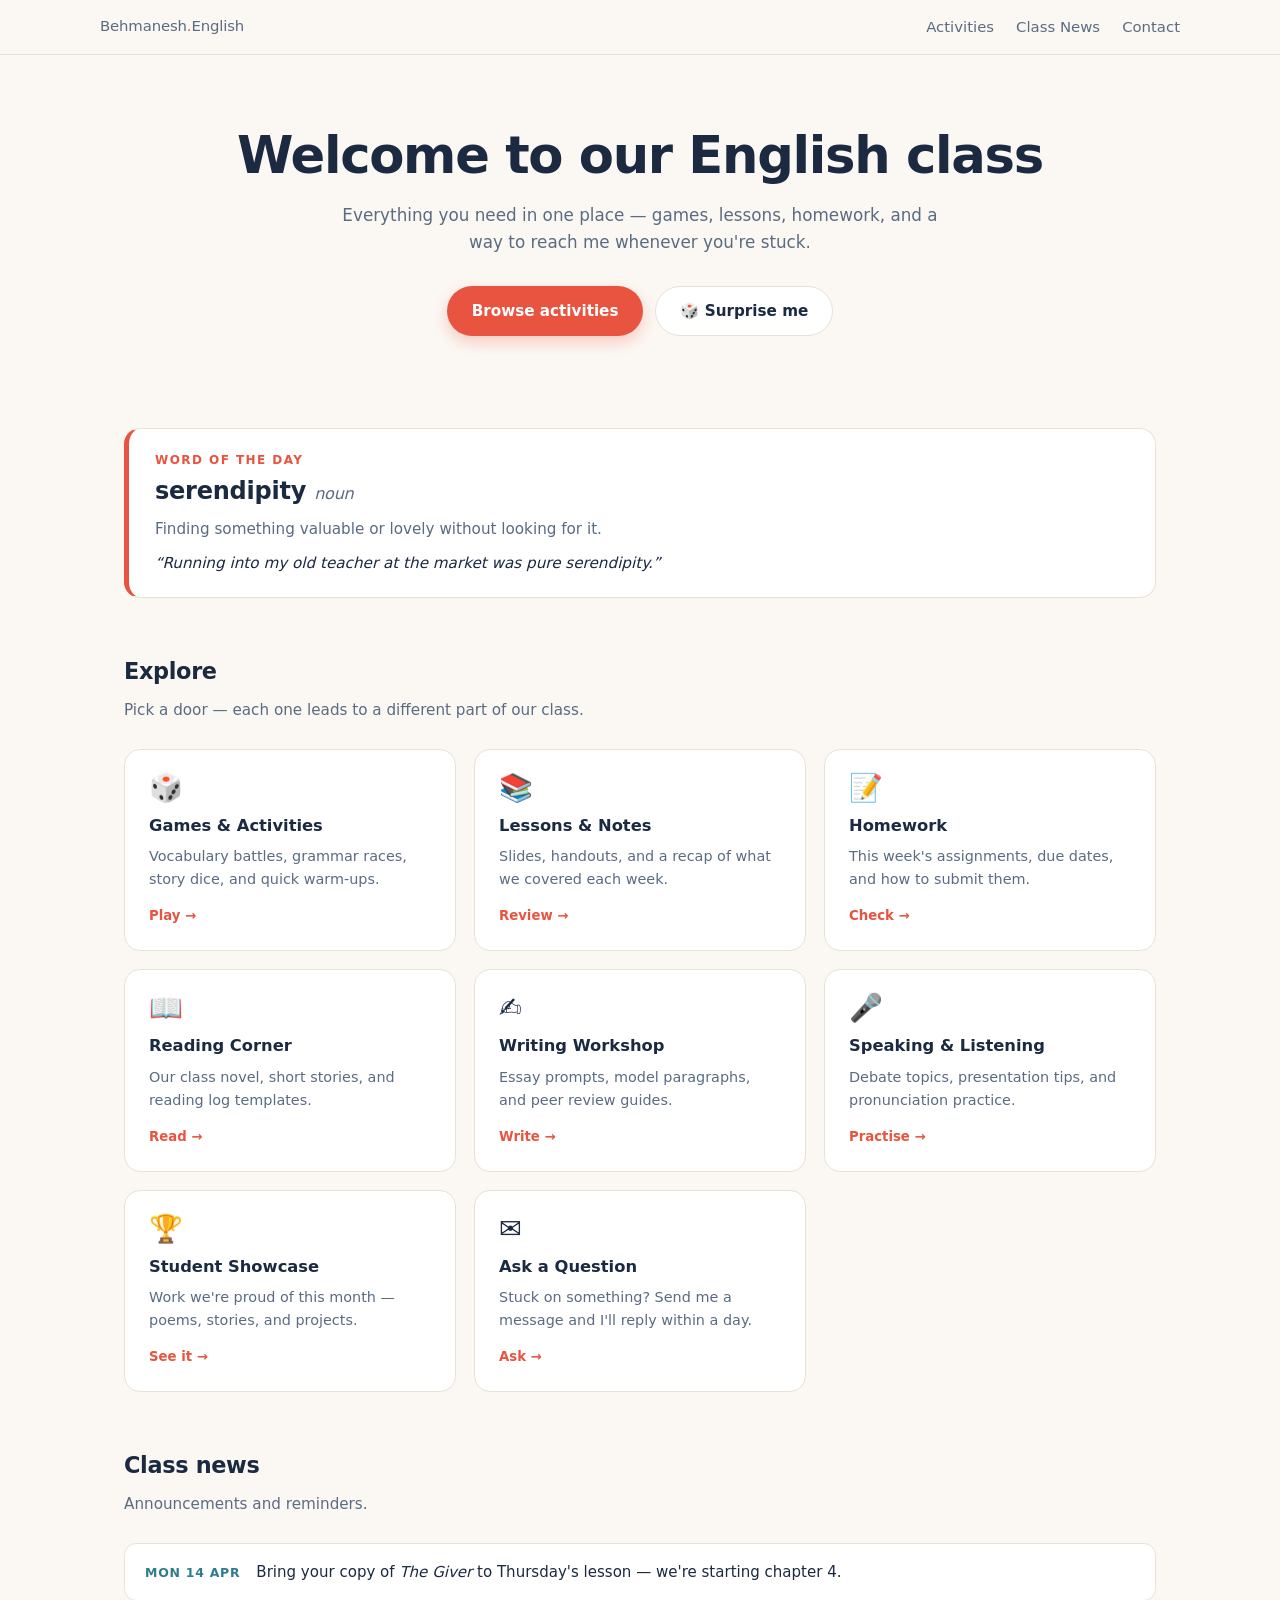
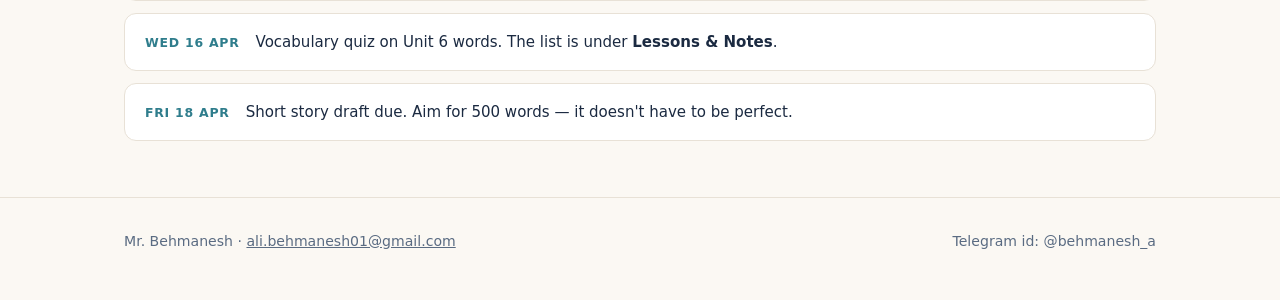
<file: index.html>
<!-- index.html -->
<!DOCTYPE html>
<html lang="en">
<head>
  <meta charset="UTF-8" />
  <meta name="viewport" content="width=device-width, initial-scale=1" />
  <title>Mr. Behmanesh's English Class</title>
  <link rel="stylesheet" href="style.css" />
</head>
<body>

<header>
  <div class="wrap nav">
    <a class="brand" href="#">Behmanesh<span>.</span>English</a>
    <ul>
      <li><a href="#activities">Activities</a></li>
      <li><a href="#news">Class News</a></li>
      <li><a href="#contact">Contact</a></li>
    </ul>
  </div>
</header>

<main class="wrap">

  <section class="hero">
    <!-- <span class="eyebrow">Room 12 · Grade 9</span> -->
    <h1>Welcome to our English class</h1>
    <p>Everything you need in one place — games, lessons, homework, and a way to reach me whenever you're stuck.</p>
    <div class="actions">
      <a href="#activities" class="btn btn-primary">Browse activities</a>
      <button id="surprise" class="btn btn-ghost" type="button">🎲 Surprise me</button>
    </div>
    <p class="surprise" id="surpriseOut" aria-live="polite"></p>
  </section>

  <div class="wotd">
    <div class="wotd-body">
      <div class="wotd-label">Word of the day</div>
      <h3><span id="wotd-word">—</span> <span class="pos" id="wotd-pos"></span></h3>
      <p id="wotd-def"></p>
      <p class="example" id="wotd-ex"></p>
    </div>
  </div>

  <section id="activities">
    <h2>Explore</h2>
    <p class="section-sub">Pick a door — each one leads to a different part of our class.</p>
    <div class="grid">

      <a class="card" href="games/index.html">
        <span class="card-icon">🎲</span>
        <h3>Games &amp; Activities</h3>
        <p>Vocabulary battles, grammar races, story dice, and quick warm-ups.</p>
        <span class="card-link">Play →</span>
      </a>

      <a class="card" href="lessons.html">
        <span class="card-icon">📚</span>
        <h3>Lessons &amp; Notes</h3>
        <p>Slides, handouts, and a recap of what we covered each week.</p>
        <span class="card-link">Review →</span>
      </a>

      <a class="card" href="homework.html">
        <span class="card-icon">📝</span>
        <h3>Homework</h3>
        <p>This week's assignments, due dates, and how to submit them.</p>
        <span class="card-link">Check →</span>
      </a>

      <a class="card" href="reading.html">
        <span class="card-icon">📖</span>
        <h3>Reading Corner</h3>
        <p>Our class novel, short stories, and reading log templates.</p>
        <span class="card-link">Read →</span>
      </a>

      <a class="card" href="writing.html">
        <span class="card-icon">✍️</span>
        <h3>Writing Workshop</h3>
        <p>Essay prompts, model paragraphs, and peer review guides.</p>
        <span class="card-link">Write →</span>
      </a>

      <a class="card" href="speaking.html">
        <span class="card-icon">🎤</span>
        <h3>Speaking &amp; Listening</h3>
        <p>Debate topics, presentation tips, and pronunciation practice.</p>
        <span class="card-link">Practise →</span>
      </a>

      <a class="card" href="showcase.html">
        <span class="card-icon">🏆</span>
        <h3>Student Showcase</h3>
        <p>Work we're proud of this month — poems, stories, and projects.</p>
        <span class="card-link">See it →</span>
      </a>

      <a class="card" href="contact.html">
        <span class="card-icon">✉️</span>
        <h3>Ask a Question</h3>
        <p>Stuck on something? Send me a message and I'll reply within a day.</p>
        <span class="card-link">Ask →</span>
      </a>

    </div>
  </section>

  <section id="news">
    <h2>Class news</h2>
    <p class="section-sub">Announcements and reminders.</p>
    <ul class="news">
      <li>
        <time>Mon 14 Apr</time>
        <p>Bring your copy of <em>The Giver</em> to Thursday's lesson — we're starting chapter 4.</p>
      </li>
      <li>
        <time>Wed 16 Apr</time>
        <p>Vocabulary quiz on Unit 6 words. The list is under <strong>Lessons &amp; Notes</strong>.</p>
      </li>
      <li>
        <time>Fri 18 Apr</time>
        <p>Short story draft due. Aim for 500 words — it doesn't have to be perfect.</p>
      </li>
    </ul>
  </section>

</main>

<footer id="contact">
  <div class="wrap foot">
    <p>Mr. Behmanesh · <a href="mailto:ali.behmanesh01@gmail.com">ali.behmanesh01@gmail.com</a></p>
    <p>Telegram id: @behmanesh_a</p>
  </div>
</footer>

<script src="script.js"></script>
</body>
</html>
</file>
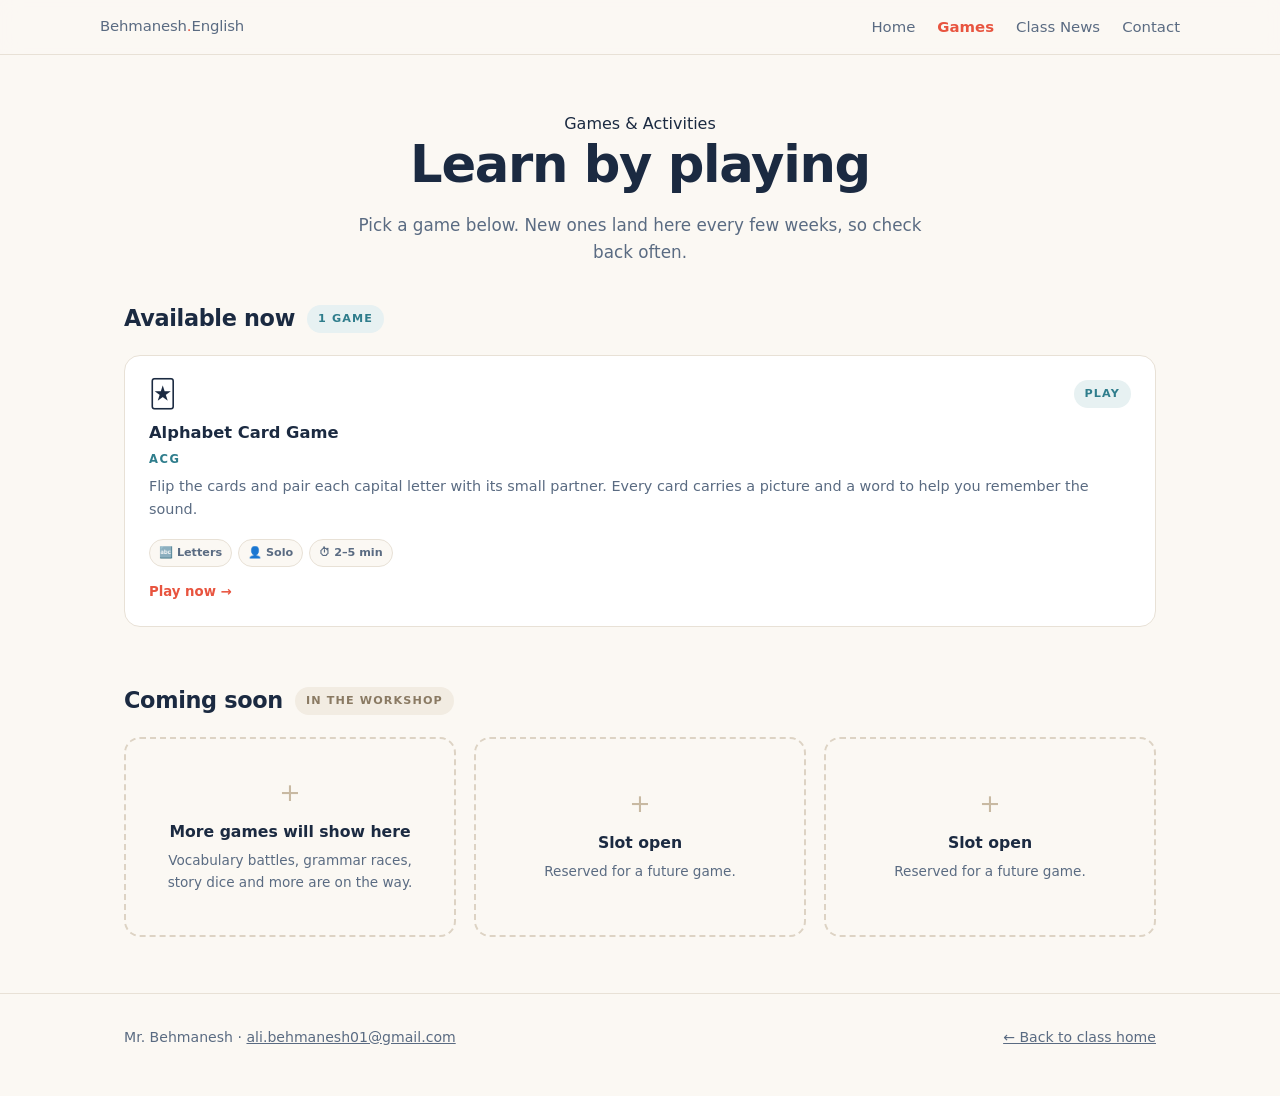
<file: games/index.html>
<!-- games/index.html -->
<!DOCTYPE html>
<html lang="en">
<head>
  <meta charset="UTF-8" />
  <meta name="viewport" content="width=device-width, initial-scale=1" />
  <title>Games &amp; Activities · Behmanesh.English</title>
  <link rel="stylesheet" href="../style.css" />
  <link rel="stylesheet" href="style.css" />
</head>
<body>

<header>
  <div class="wrap nav">
    <a class="brand" href="../index.html">Behmanesh<span>.</span>English</a>
    <ul>
      <li><a href="../index.html">Home</a></li>
      <li><a href="index.html" class="active">Games</a></li>
      <li><a href="../index.html#news">Class News</a></li>
      <li><a href="../index.html#contact">Contact</a></li>
    </ul>
  </div>
</header>

<main class="wrap">

  <section class="hero hero-compact">
    <span class="eyebrow">Games &amp; Activities</span>
    <h1>Learn by playing</h1>
    <p>Pick a game below. New ones land here every few weeks, so check back often.</p>
  </section>

  <section id="available">
    <div class="section-head">
      <h2>Available now</h2>
      <span class="pill pill-live">1 game</span>
    </div>
    <div class="grid">

      <a class="card card-game" href="acg/index.html">
        <div class="card-top">
          <span class="card-icon">🃏</span>
          <span class="pill pill-live">Play</span>
        </div>
        <h3>Alphabet Card Game</h3>
        <p class="acronym">ACG</p>
        <p>Flip the cards and pair each capital letter with its small partner. Every card carries a picture and a word to help you remember the sound.</p>
        <div class="meta">
          <span>🔤 Letters</span>
          <span>👤 Solo</span>
          <span>⏱ 2–5 min</span>
        </div>
        <span class="card-link">Play now →</span>
      </a>

    </div>
  </section>

  <section id="soon">
    <div class="section-head">
      <h2>Coming soon</h2>
      <span class="pill pill-soon">In the workshop</span>
    </div>
    <div class="grid">

      <div class="card card-soon">
        <span class="plus">+</span>
        <h3>More games will show here</h3>
        <p>Vocabulary battles, grammar races, story dice and more are on the way.</p>
      </div>

      <div class="card card-soon">
        <span class="plus">+</span>
        <h3>Slot open</h3>
        <p>Reserved for a future game.</p>
      </div>

      <div class="card card-soon">
        <span class="plus">+</span>
        <h3>Slot open</h3>
        <p>Reserved for a future game.</p>
      </div>

    </div>
  </section>

</main>

<footer>
  <div class="wrap foot">
    <p>Mr. Behmanesh · <a href="mailto:ali.behmanesh01@gmail.com">ali.behmanesh01@gmail.com</a></p>
    <p><a href="../index.html">← Back to class home</a></p>
  </div>
</footer>

<div class="toast" id="toast" role="status" aria-live="polite"></div>
<script src="script.js"></script>
</body>
</html>
</file>
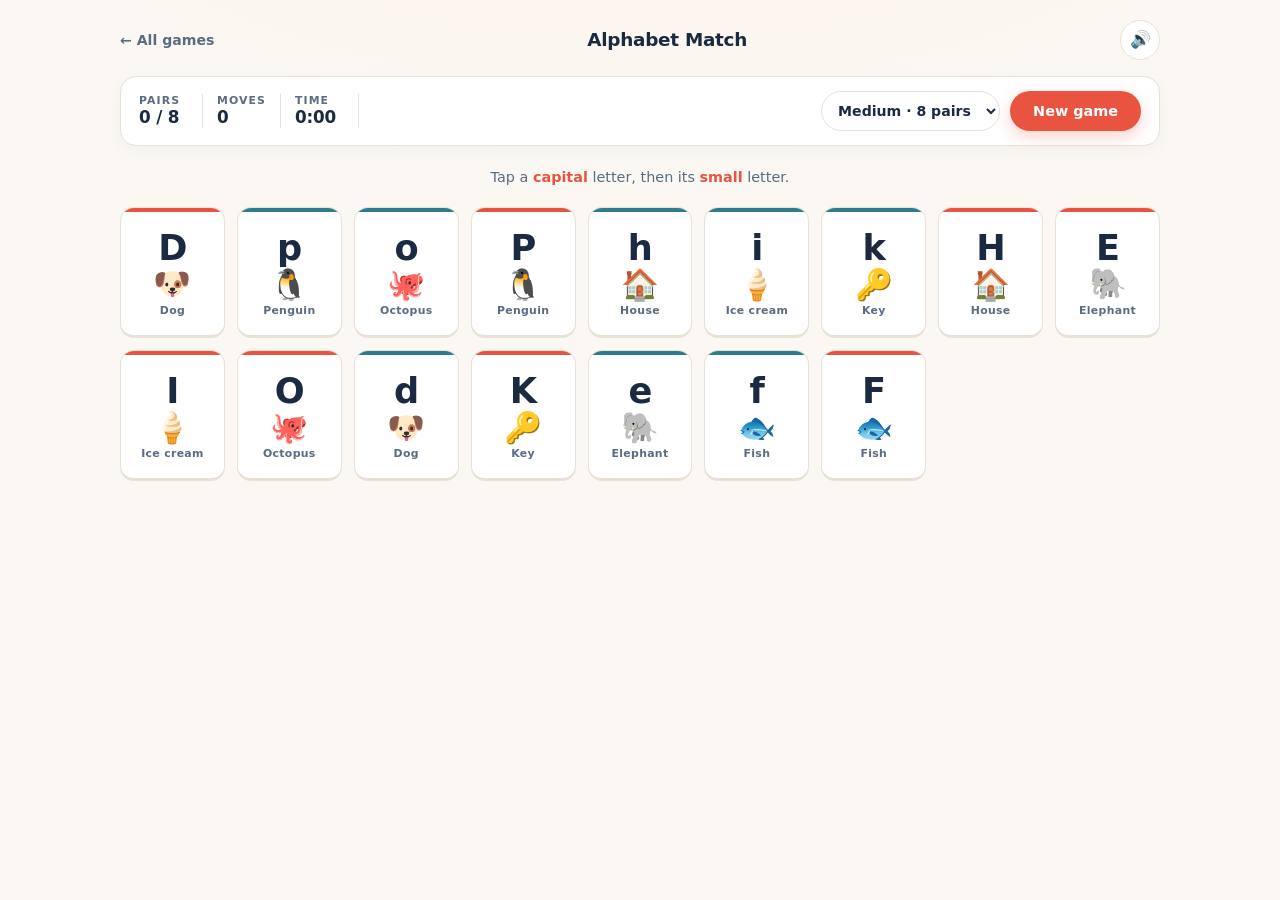
<file: games/acg/index.html>
<!-- games/index.html -->
<!DOCTYPE html>
<html lang="en">
<head>
  <meta charset="UTF-8" />
  <meta name="viewport" content="width=device-width, initial-scale=1" />
  <title>Alphabet Match · English Class</title>
  <link rel="stylesheet" href="style.css" />
</head>
<body>

  <div class="app">

    <header class="topbar">
      <a class="back" href="../index.html">← All games</a>
      <h1>Alphabet Match</h1>
      <button id="soundBtn" class="icon-btn" type="button" aria-label="Turn sound off">🔊</button>
    </header>

    <section class="hud">
      <div class="stat">
        <span class="stat-label">Pairs</span>
        <span class="stat-value" id="pairsStat">0 / 8</span>
      </div>
      <div class="stat">
        <span class="stat-label">Moves</span>
        <span class="stat-value" id="movesStat">0</span>
      </div>
      <div class="stat">
        <span class="stat-label">Time</span>
        <span class="stat-value" id="timeStat">0:00</span>
      </div>

      <div class="hud-actions">
        <label class="select-wrap">
          <span class="sr-only">Choose difficulty</span>
          <select id="levelSelect">
            <option value="6">Easy · 6 pairs</option>
            <option value="8" selected>Medium · 8 pairs</option>
            <option value="13">Hard · 13 pairs</option>
            <option value="26">Full · 26 pairs</option>
          </select>
        </label>
        <button id="restartBtn" class="btn btn-primary" type="button">New game</button>
      </div>
    </section>

    <p class="hint" id="hint">
      Tap a <strong>capital</strong> letter, then its <strong>small</strong> letter.
    </p>

    <main class="board" id="board" aria-label="Alphabet matching board"></main>

  </div>

  <div class="win" id="win" hidden>
    <div class="win-card" role="dialog" aria-modal="true" aria-labelledby="winTitle">
      <div class="win-emoji">🎉</div>
      <h2 id="winTitle">All matched!</h2>
      <p id="winStats"></p>
      <div class="win-actions">
        <button id="playAgain" class="btn btn-primary" type="button">Play again</button>
        <a href="../index.html" class="btn btn-ghost">Back to class</a>
      </div>
    </div>
  </div>

  <script src="script.js"></script>
</body>
</html>
</file>
<file: style.css>
/* style.css */
:root{
  --ink:#1b2a41;
  --ink-soft:#5a6b82;
  --accent:#e8543f;
  --teal:#2f7d8c;
  --bg:#fbf8f3;
  --card:#ffffff;
  --line:#e8e1d6;
  --radius:16px;
}
*{box-sizing:border-box;margin:0;padding:0}
body{
  font-family:system-ui,-apple-system,"Segoe UI",Roboto,sans-serif;
  background:var(--bg);
  color:var(--ink);
  line-height:1.6;
  -webkit-font-smoothing:antialiased;
}
.wrap{max-width:1080px;margin:0 auto;padding:0 24px}
a{color:inherit}

/* ---------- header ---------- */
header{
  position:sticky;top:0;z-index:20;
  background:rgba(251,248,243,.88);
  backdrop-filter:blur(10px);
  border-bottom:1px solid var(--line);
}
.nav{display:flex;align-items:center;justify-content:space-between;gap:20px;padding:14px 0;flex-wrap:wrap}
.brand{font-weight:800;letter-spacing:-.01em;font-size:1.05rem;text-decoration:none}
.brand span{color:var(--accent)}
.nav ul{display:flex;gap:22px;list-style:none;flex-wrap:wrap}
.nav a{text-decoration:none;font-size:.93rem;color:var(--ink-soft);font-weight:500}
.nav a:hover{color:var(--accent)}

/* ---------- hero ---------- */
.hero{padding:72px 0 48px;text-align:center}
/* .eyebrow{
  display:inline-block;font-size:.78rem;font-weight:700;letter-spacing:.12em;
  text-transform:uppercase;color:var(--teal);background:#e7f1f2;
  padding:6px 14px;border-radius:999px;margin-bottom:20px;
} */
h1{font-size:clamp(2rem,5.5vw,3.2rem);line-height:1.12;letter-spacing:-.025em;font-weight:800}
.hero p{max-width:600px;margin:18px auto 0;color:var(--ink-soft);font-size:1.05rem}
.actions{display:flex;gap:12px;justify-content:center;flex-wrap:wrap;margin-top:30px}
.btn{
  display:inline-block;padding:12px 24px;border-radius:999px;font-weight:600;
  font-size:.95rem;text-decoration:none;border:1px solid transparent;cursor:pointer;
  font-family:inherit;transition:transform .15s ease, box-shadow .15s ease, background .15s;
}
.btn:hover{transform:translateY(-2px)}
.btn-primary{background:var(--accent);color:#fff;box-shadow:0 6px 16px rgba(232,84,63,.28)}
.btn-primary:hover{background:#d9452f}
.btn-ghost{background:#fff;border-color:var(--line);color:var(--ink)}
.btn-ghost:hover{border-color:#cfc5b5}
.surprise{margin-top:22px;font-size:.95rem;color:var(--teal);font-weight:600;min-height:26px}

/* ---------- word of the day ---------- */
.wotd{
  display:flex;gap:20px;align-items:flex-start;flex-wrap:wrap;
  background:var(--card);border:1px solid var(--line);border-left:5px solid var(--accent);
  border-radius:var(--radius);padding:22px 26px;margin-bottom:56px;
}
.wotd-label{font-size:.75rem;font-weight:700;letter-spacing:.12em;text-transform:uppercase;color:var(--accent)}
.wotd h3{font-size:1.5rem;letter-spacing:-.01em;margin-top:2px}
.wotd .pos{font-style:italic;color:var(--ink-soft);font-weight:400;font-size:1rem}
.wotd p{color:var(--ink-soft);margin-top:6px;font-size:.95rem}
.wotd .example{color:var(--ink);font-style:italic;margin-top:10px}
.wotd-body{flex:1;min-width:240px}

/* ---------- sections ---------- */
section{padding-bottom:56px}
h2{font-size:1.4rem;letter-spacing:-.015em;margin-bottom:8px}
.section-sub{color:var(--ink-soft);font-size:.95rem;margin-bottom:26px}

.grid{display:grid;grid-template-columns:repeat(auto-fit,minmax(250px,1fr));gap:18px}
.card{
  display:flex;flex-direction:column;gap:6px;
  background:var(--card);border:1px solid var(--line);border-radius:var(--radius);
  padding:24px;text-decoration:none;
  transition:transform .18s ease, box-shadow .18s ease, border-color .18s ease;
}
.card:hover{transform:translateY(-4px);box-shadow:0 14px 28px rgba(27,42,65,.09);border-color:#dcd3c4}
.card-icon{font-size:1.7rem;line-height:1}
.card h3{font-size:1.02rem;margin-top:6px}
.card p{font-size:.9rem;color:var(--ink-soft);flex:1}
.card-link{font-size:.83rem;font-weight:700;color:var(--accent);margin-top:8px}

/* ---------- announcements ---------- */
.news{list-style:none;display:flex;flex-direction:column;gap:12px}
.news li{
  display:flex;gap:16px;align-items:baseline;
  background:var(--card);border:1px solid var(--line);border-radius:12px;padding:16px 20px;
}
.news time{font-size:.78rem;font-weight:700;color:var(--teal);white-space:nowrap;text-transform:uppercase;letter-spacing:.06em}
.news p{font-size:.94rem}

/* ---------- footer ---------- */
footer{border-top:1px solid var(--line);padding:32px 0 48px;color:var(--ink-soft);font-size:.88rem}
.foot{display:flex;justify-content:space-between;gap:16px;flex-wrap:wrap}

@media (max-width:560px){
  .hero{padding:48px 0 36px}
  .nav ul{gap:16px}
}
</file>
<file: games/style.css>
/* games/style.css
   Adds to the shared theme in ../style.css — doesn't replace it. */

/* ---------- active nav state ---------- */
.nav a.active{color:var(--accent);font-weight:600}

/* ---------- tighter hero for inner pages ---------- */
.hero-compact{padding:56px 0 36px}

/* ---------- section heading row ---------- */
.section-head{
  display:flex;align-items:center;gap:12px;flex-wrap:wrap;
  margin-bottom:18px;
}
.section-head h2{margin-bottom:0}

/* ---------- pills ---------- */
.pill{
  display:inline-block;white-space:nowrap;
  font-size:.7rem;font-weight:800;letter-spacing:.1em;text-transform:uppercase;
  padding:5px 11px;border-radius:999px;
}
.pill-live{background:#e7f1f2;color:var(--teal)}
.pill-soon{background:#f2ece2;color:#8a7a63}

/* ---------- game card ---------- */
.card-game{position:relative}
.card-top{
  display:flex;align-items:flex-start;justify-content:space-between;gap:10px;
}
.card-game .acronym{
  font-size:.72rem;font-weight:800;letter-spacing:.14em;
  text-transform:uppercase;color:var(--teal);margin-top:-2px;
}
.card-game .meta{
  display:flex;flex-wrap:wrap;gap:6px;margin-top:12px;
}
.card-game .meta span{
  font-size:.7rem;font-weight:600;color:var(--ink-soft);
  background:var(--bg);border:1px solid var(--line);
  padding:4px 9px;border-radius:999px;
}

/* ---------- placeholder / ghost cards ---------- */
.card-soon{
  justify-content:center;align-items:center;text-align:center;
  background:transparent;
  border:2px dashed #ddd3c4;
  box-shadow:none;
  min-height:200px;
  cursor:default;
}
.card-soon:hover{transform:none;box-shadow:none;border-color:#cfc0aa}
.card-soon .plus{
  font-size:1.6rem;font-weight:300;line-height:1;color:#c8b9a2;
}
.card-soon h3{font-size:.98rem;color:var(--ink);margin-top:8px}
.card-soon p{font-size:.85rem;flex:0}

/* ---------- toast ---------- */
.toast{
  position:fixed;left:50%;bottom:28px;z-index:60;
  transform:translate(-50%,20px);
  background:var(--ink);color:#fff;
  font-size:.88rem;font-weight:600;
  padding:12px 22px;border-radius:999px;
  box-shadow:0 12px 30px rgba(27,42,65,.28);
  opacity:0;pointer-events:none;
  transition:opacity .25s ease, transform .25s ease;
  max-width:calc(100vw - 40px);text-align:center;
}
.toast.show{opacity:1;transform:translate(-50%,0)}

/* ---------- responsive ---------- */
@media (max-width:560px){
  .hero-compact{padding:36px 0 26px}
  .card-soon{min-height:150px}
}

@media (prefers-reduced-motion: reduce){
  *{transition-duration:.001ms !important}
}
</file>
<file: games/acg/style.css>
/* games/style.css */

:root{
  --ink:#1b2a41;
  --ink-soft:#5a6b82;
  --accent:#e8543f;
  --teal:#2f7d8c;
  --bg:#fbf8f3;
  --card:#ffffff;
  --line:#e8e1d6;
  --ok:#2e9e6b;
  --bad:#d9534f;
  --radius:16px;
}

*,*::before,*::after{box-sizing:border-box;margin:0;padding:0}

body{
  font-family:system-ui,-apple-system,"Segoe UI",Roboto,sans-serif;
  background:
    radial-gradient(1100px 500px at 50% -180px, #fff3ec 0%, transparent 70%),
    var(--bg);
  color:var(--ink);
  line-height:1.6;
  -webkit-font-smoothing:antialiased;
  min-height:100vh;
}

.sr-only{
  position:absolute;width:1px;height:1px;padding:0;margin:-1px;
  overflow:hidden;clip:rect(0 0 0 0);white-space:nowrap;border:0;
}

.app{max-width:1080px;margin:0 auto;padding:0 20px 64px}

/* ---------------- top bar ---------------- */
.topbar{
  display:flex;align-items:center;justify-content:space-between;gap:16px;
  padding:20px 0 16px;
}
.topbar h1{font-size:1.15rem;letter-spacing:-.015em;font-weight:800}
.back{
  text-decoration:none;font-size:.88rem;font-weight:600;color:var(--ink-soft);
  transition:color .15s ease;
}
.back:hover{color:var(--accent)}

.icon-btn{
  width:40px;height:40px;border-radius:50%;
  border:1px solid var(--line);background:#fff;
  font-size:1.05rem;cursor:pointer;line-height:1;
  transition:transform .15s ease, border-color .15s ease;
}
.icon-btn:hover{transform:translateY(-2px);border-color:#cfc5b5}

/* ---------------- hud ---------------- */
.hud{
  display:flex;align-items:center;gap:14px;flex-wrap:wrap;
  background:var(--card);border:1px solid var(--line);
  border-radius:var(--radius);padding:14px 18px;
  box-shadow:0 4px 14px rgba(27,42,65,.04);
}
.stat{
  display:flex;flex-direction:column;line-height:1.2;
  padding-right:14px;border-right:1px solid var(--line);min-width:64px;
}
.stat-label{
  font-size:.68rem;font-weight:700;letter-spacing:.1em;
  text-transform:uppercase;color:var(--ink-soft);
}
.stat-value{font-size:1.05rem;font-weight:800;letter-spacing:-.01em}
.hud-actions{display:flex;gap:10px;align-items:center;margin-left:auto;flex-wrap:wrap}

.select-wrap select{
  font-family:inherit;font-size:.88rem;font-weight:600;color:var(--ink);
  padding:10px 12px;border-radius:999px;border:1px solid var(--line);
  background:#fff;cursor:pointer;
}
.select-wrap select:focus-visible{outline:2px solid var(--accent);outline-offset:2px}

.btn{
  display:inline-block;padding:11px 22px;border-radius:999px;
  font-family:inherit;font-size:.9rem;font-weight:700;
  text-decoration:none;border:1px solid transparent;cursor:pointer;
  transition:transform .15s ease, box-shadow .15s ease, background .15s ease;
}
.btn:hover{transform:translateY(-2px)}
.btn-primary{background:var(--accent);color:#fff;box-shadow:0 6px 16px rgba(232,84,63,.26)}
.btn-primary:hover{background:#d9452f}
.btn-ghost{background:#fff;border-color:var(--line);color:var(--ink)}
.btn-ghost:hover{border-color:#cfc5b5}

/* ---------------- hint ---------------- */
.hint{
  text-align:center;font-size:.9rem;color:var(--ink-soft);
  margin:20px 0 18px;
}
.hint strong{color:var(--accent)}

/* ---------------- board ---------------- */
.board{
  display:grid;gap:12px;
  grid-template-columns:repeat(auto-fill, minmax(104px, 1fr));
}

.card{
  position:relative;
  display:flex;flex-direction:column;align-items:center;justify-content:center;
  gap:4px;
  aspect-ratio:4 / 5;
  padding:14px 6px 10px;
  border-radius:14px;
  background:var(--card);
  border:1px solid var(--line);
  border-bottom:3px solid var(--line);
  color:var(--ink);
  font-family:inherit;
  cursor:pointer;
  overflow:hidden;
  user-select:none;
  -webkit-tap-highlight-color:transparent;
  animation:deal .32s ease backwards;
  animation-delay:var(--d, 0ms);
  transition:transform .12s ease, box-shadow .18s ease,
             border-color .18s ease, background .18s ease;
}
.card::before{
  content:"";
  position:absolute;top:0;left:0;right:0;height:4px;
}
.card[data-kind="upper"]::before{background:var(--accent)}
.card[data-kind="lower"]::before{background:var(--teal)}

.card:hover{transform:translateY(-3px);box-shadow:0 10px 20px rgba(27,42,65,.09)}
.card:focus-visible{outline:2px solid var(--teal);outline-offset:2px}

.card .glyph{
  font-size:clamp(1.5rem, 3.4vw, 2.2rem);
  font-weight:800;line-height:1;letter-spacing:-.02em;
}
.card .pic{font-size:clamp(1.3rem, 3vw, 1.9rem);line-height:1}
.card .word{
  font-size:.68rem;font-weight:600;letter-spacing:.03em;
  color:var(--ink-soft);text-align:center;
}

/* selected */
.card.selected{
  transform:translateY(-5px);
  border-color:#c9b8a4;
  box-shadow:0 12px 24px rgba(27,42,65,.16);
}

/* matched */
.card.matched{
  background:#eefaf3;
  border-color:#9fd9bb;
  border-bottom-color:#7fc9a3;
  cursor:default;
  animation:pop .34s ease;
  animation-delay:0ms;
}
.card.matched::after{
  content:"✓";
  position:absolute;top:7px;right:9px;
  font-size:.78rem;font-weight:800;color:var(--ok);
}
.card.matched:hover{transform:none;box-shadow:none}

/* wrong */
.card.wrong{
  background:#fdeeee;
  border-color:#f0b4b4;
  animation:shake .42s ease;
  animation-delay:0ms;
}

@keyframes deal{
  from{opacity:0;transform:translateY(10px) scale(.96)}
  to{opacity:1;transform:none}
}
@keyframes pop{
  0%{transform:scale(1)}
  45%{transform:scale(1.07)}
  100%{transform:scale(1)}
}
@keyframes shake{
  0%,100%{transform:translateX(0)}
  20%{transform:translateX(-6px)}
  40%{transform:translateX(6px)}
  60%{transform:translateX(-4px)}
  80%{transform:translateX(4px)}
}

/* ---------------- win overlay ---------------- */
.win{
  position:fixed;inset:0;z-index:50;
  display:grid;place-items:center;
  background:rgba(27,42,65,.42);
  backdrop-filter:blur(4px);
  padding:24px;
  animation:fade .25s ease;
}
.win[hidden]{display:none}
.win-card{
  background:#fff;border-radius:22px;padding:34px 32px;
  text-align:center;max-width:380px;width:100%;
  box-shadow:0 24px 60px rgba(27,42,65,.28);
  animation:rise .3s ease;
}
.win-emoji{font-size:2.6rem;line-height:1}
.win-card h2{font-size:1.4rem;letter-spacing:-.02em;margin-top:10px}
.win-card p{color:var(--ink-soft);font-size:.94rem;margin-top:8px}
.win-actions{
  display:flex;gap:10px;justify-content:center;flex-wrap:wrap;margin-top:24px;
}

@keyframes fade{from{opacity:0}to{opacity:1}}
@keyframes rise{from{opacity:0;transform:translateY(14px) scale(.97)}to{opacity:1;transform:none}}

/* ---------------- responsive ---------------- */
@media (max-width:560px){
  .hud{gap:10px;padding:12px 14px}
  .stat{padding-right:10px;min-width:52px}
  .stat-value{font-size:.95rem}
  .hud-actions{width:100%;margin-left:0}
  .hud-actions .btn{flex:1}
  .select-wrap{flex:1}
  .select-wrap select{width:100%}
  .board{grid-template-columns:repeat(auto-fill, minmax(80px, 1fr));gap:8px}
  .card .word{font-size:.6rem}
  .topbar h1{font-size:1rem}
}

@media (prefers-reduced-motion: reduce){
  *{animation-duration:.001ms !important;transition-duration:.001ms !important}
}
</file>
